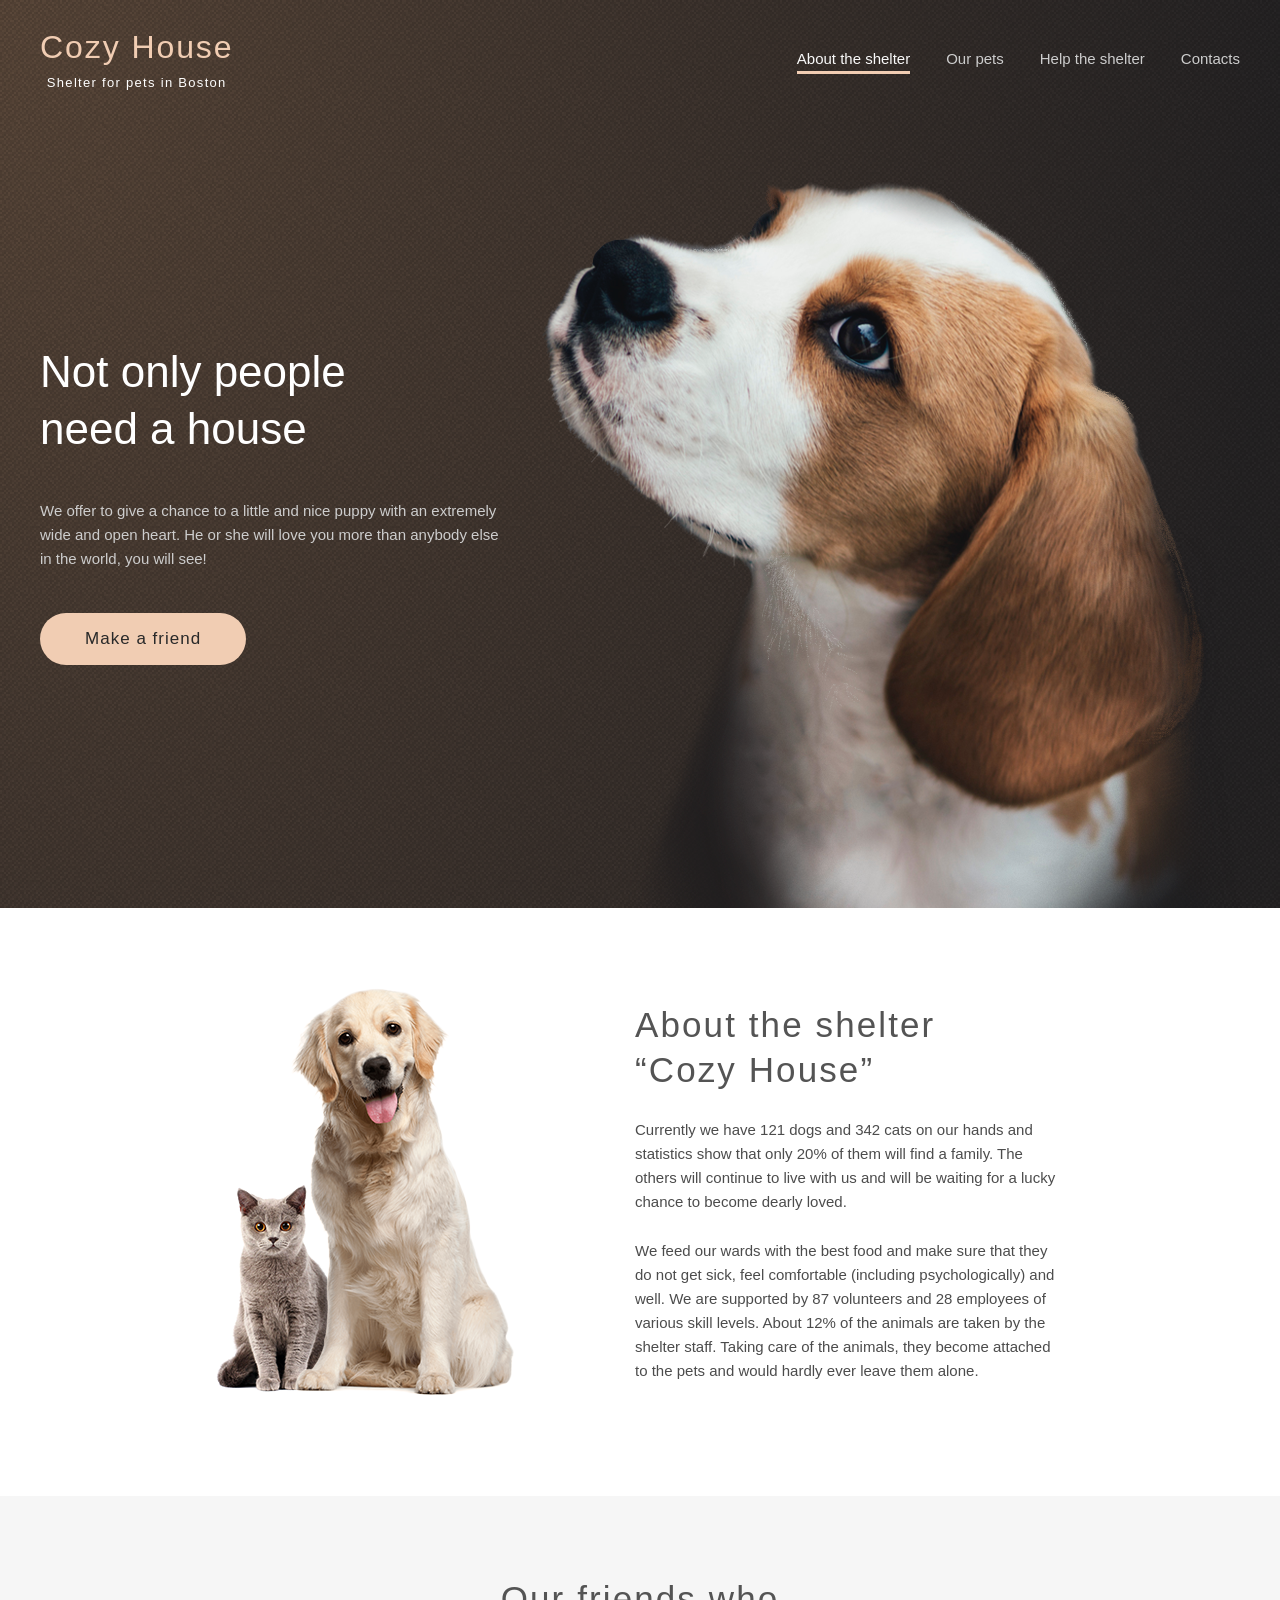
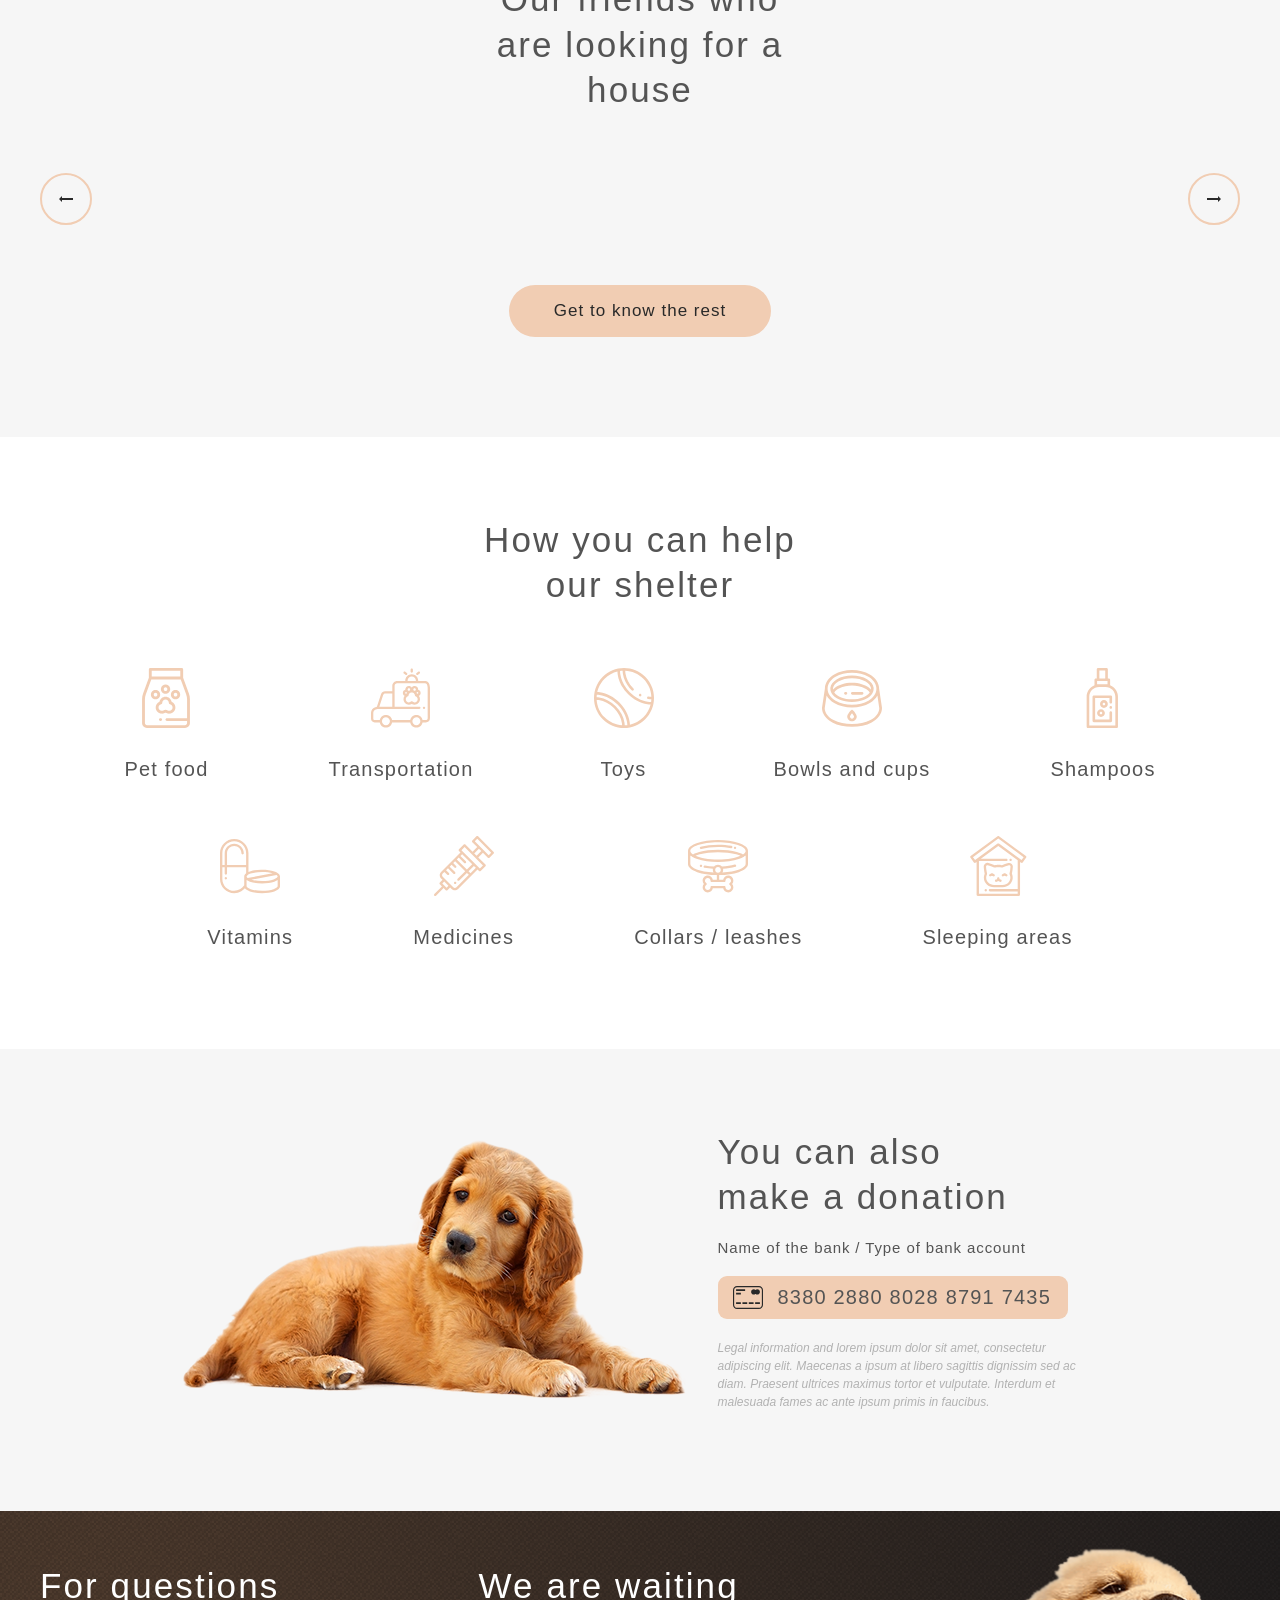
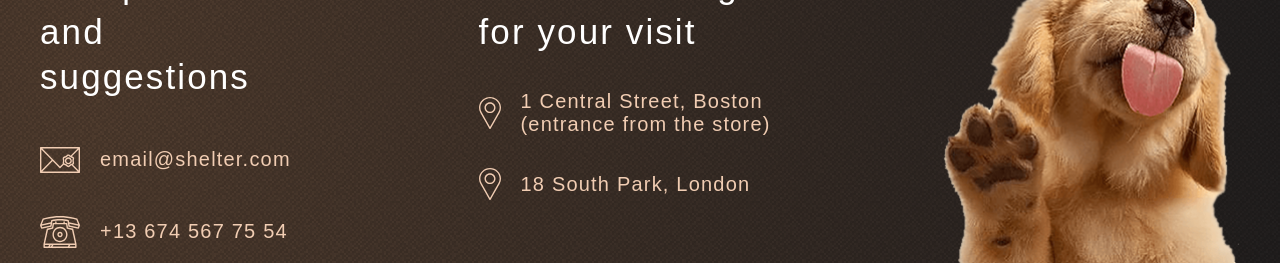
<file: index.html>
<!doctype html>
<html lang="en">
  <head>
    <meta http-equiv="refresh" content="0; url=./shelter/" />
    <meta charset="UTF-8" />
    <meta name="viewport" content="width=device-width, initial-scale=1.0" />
    <title>Redirecting...</title>
  </head>
  <body>
    <p>If you are not redirected, <a href="./shelter/">click here</a>.</p>
  </body>
</html>
</file>
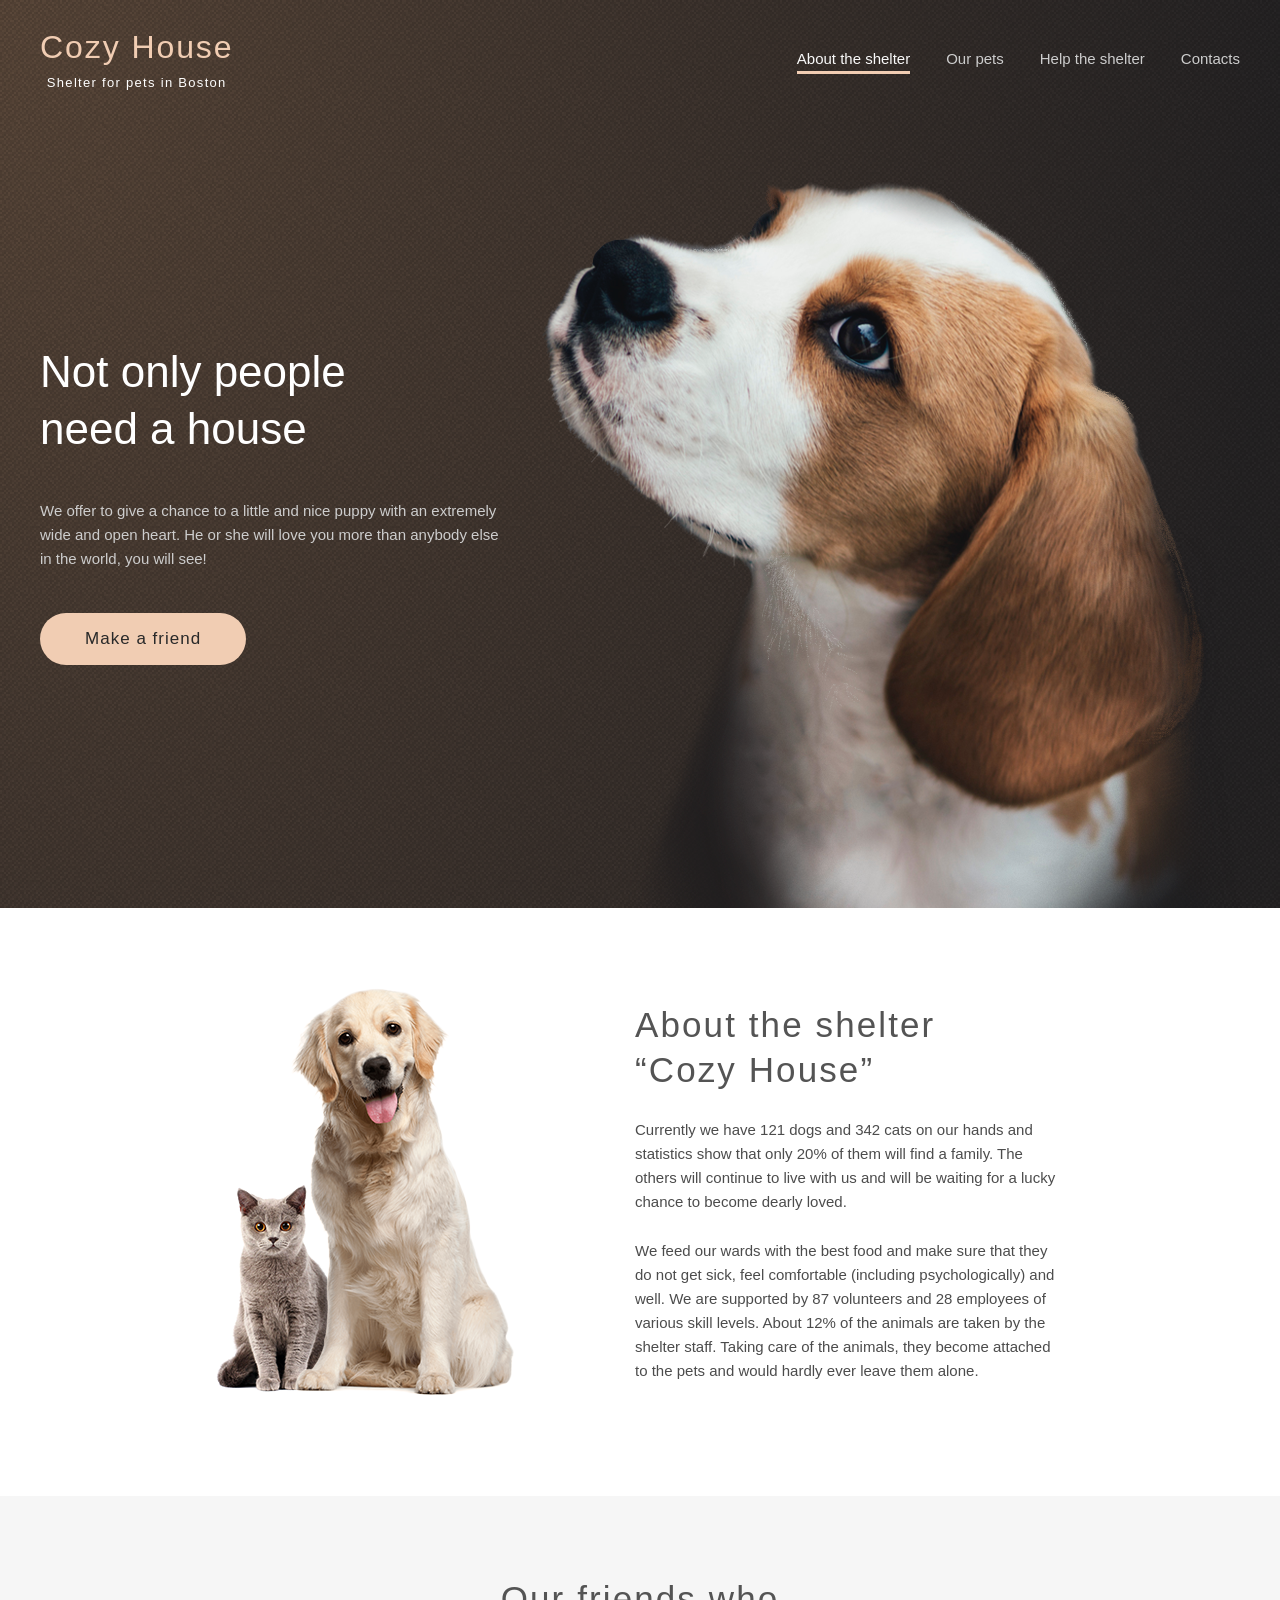
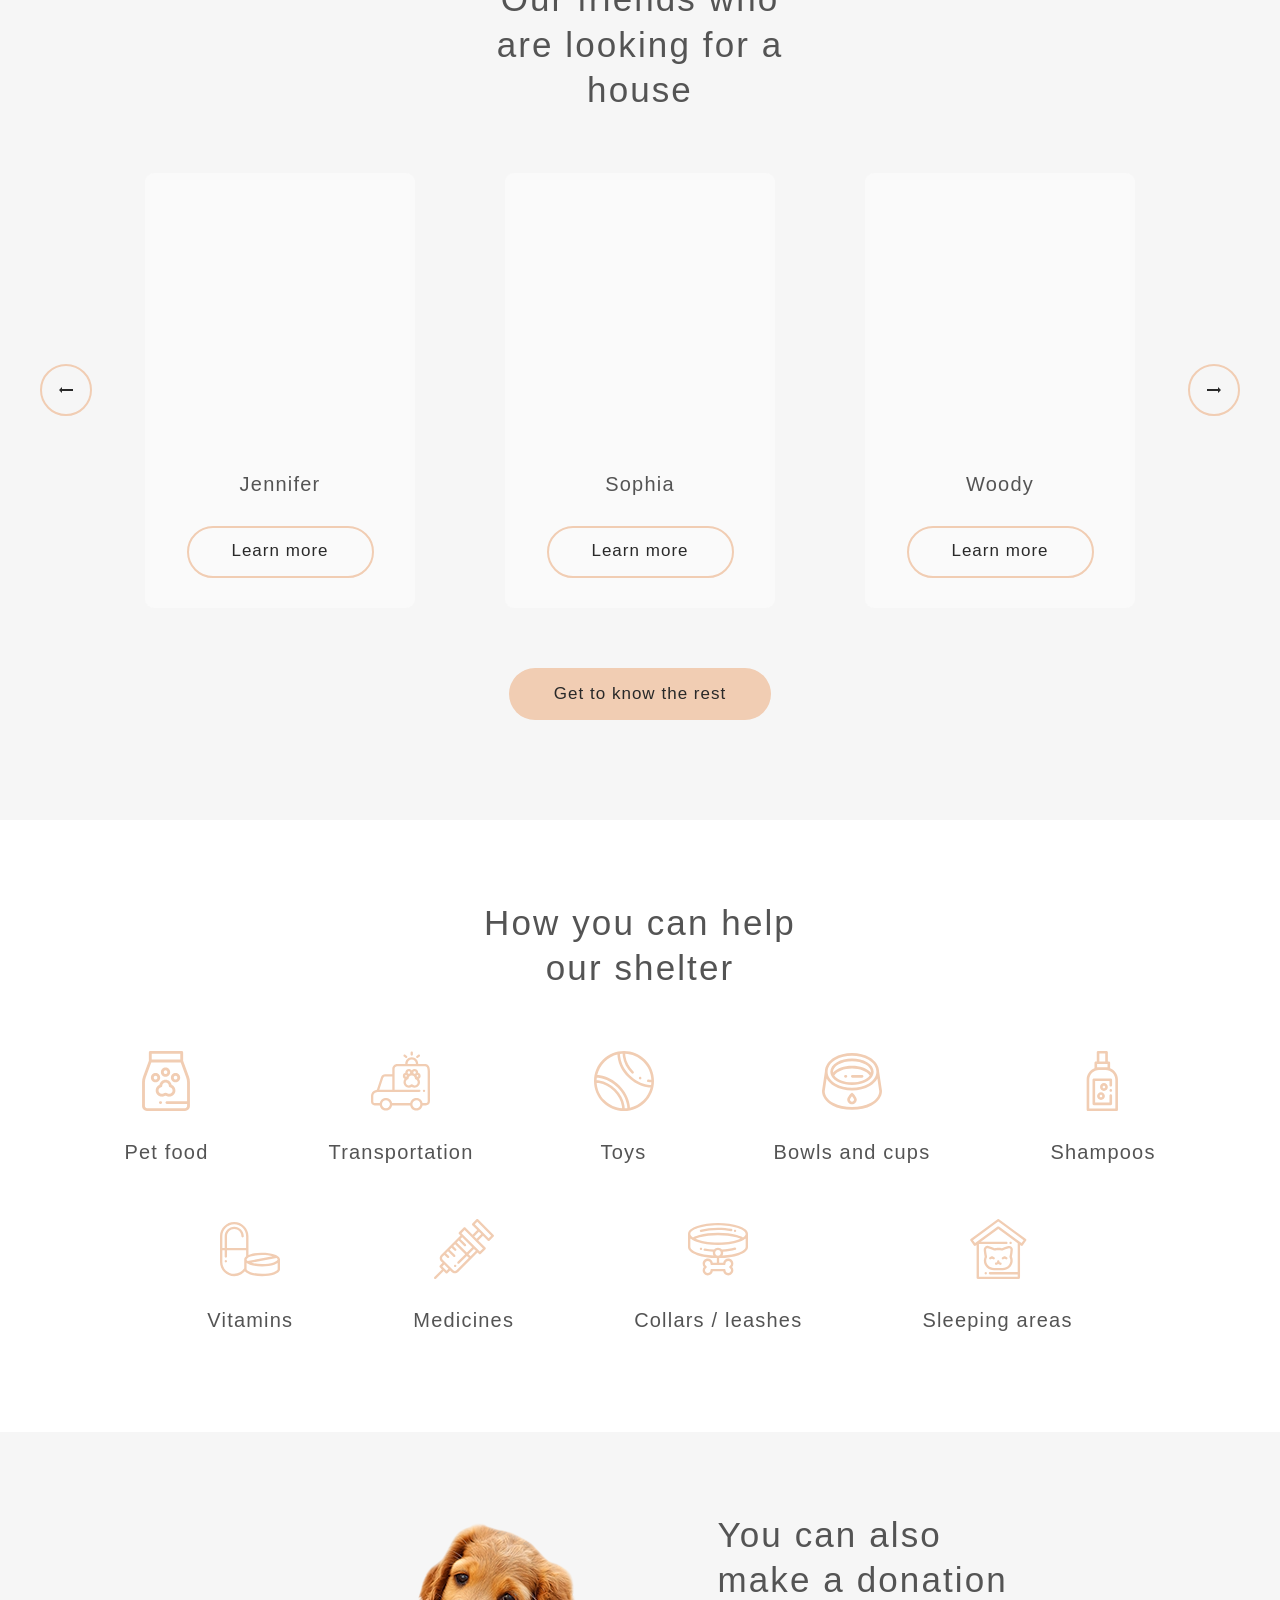
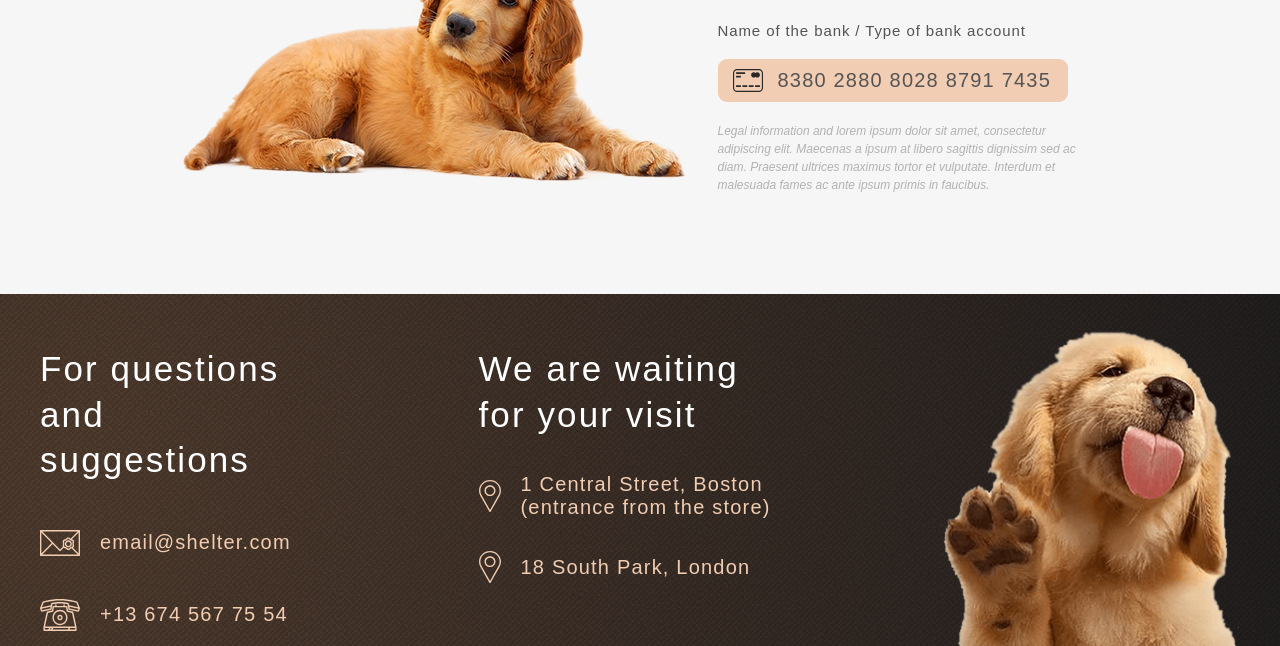
<file: shelter/index.html>
<!doctype html>
<html lang="en">
  <head>
    <meta charset="UTF-8" />
    <meta name="viewport" content="width=device-width, initial-scale=1.0" />
    <title>"Cozy House" Shelter</title>
    <link rel="stylesheet" href="styles/style.css" />
    <link rel="stylesheet" href="styles/variables.css" />
    <link rel="icon" type="image/png" href="assets/favicon.png" />
    <link rel="preconnect" href="https://fonts.googleapis.com" />
    <link rel="preconnect" href="https://fonts.gstatic.com" crossorigin />
    <link
      href="https://fonts.googleapis.com/css2?family=Inter:ital,opsz,wght@0,14..32,100..900;1,14..32,100..900&display=swap"
      rel="stylesheet"
    />
  </head>

  <body>
    <header class="header header--main">
      <div class="header__container">
        <a href="#" class="logo">
          <span class="logo__title logo__title--main">Cozy House</span>
          <span class="logo__subtitle logo__subtitle--main"
            >Shelter for pets in Boston</span
          >
        </a>

        <div id="menu-overlay" class="menu-overlay"></div>

        <nav class="nav nav--main" id="nav-menu">
          <ul class="nav__list">
            <li class="nav__item">
              <a class="nav__link nav__link--main nav__link--active">
                About the shelter
              </a>
            </li>
            <li class="nav__item">
              <a href="pets.html" class="nav__link nav__link--main">Our pets</a>
            </li>
            <li class="nav__item">
              <a href="#help" class="nav__link nav__link--main"
                >Help the shelter</a
              >
            </li>
            <li class="nav__item">
              <a href="#contacts" class="nav__link nav__link--main">Contacts</a>
            </li>
          </ul>
        </nav>

        <div class="burger burger--main" id="burger-toggle">
          <svg
            width="30"
            height="22"
            viewBox="0 0 30 22"
            xmlns="http://www.w3.org/2000/svg"
          >
            <line
              class="line line--top"
              y1="21"
              x2="30"
              y2="21"
              stroke="currentColor"
              stroke-width="2"
            />
            <line
              class="line line--middle"
              y1="11"
              x2="30"
              y2="11"
              stroke="currentColor"
              stroke-width="2"
            />
            <line
              class="line line--bottom"
              y1="1"
              x2="30"
              y2="1"
              stroke="currentColor"
              stroke-width="2"
            />
          </svg>
        </div>
      </div>
    </header>

    <main class="main-content">
      <section class="start-screen">
        <div class="start-screen__container">
          <div class="start-screen__content">
            <h1 class="start-screen__heading">Not only people need a house</h1>
            <p class="start-screen__subheading">
              We offer to give a chance to a little and nice puppy with an
              extremely wide and open heart. He or she will love you more than
              anybody else in the world, you will see!
            </p>
            <a href="#our-friends" class="button button--primary">
              <span class="button__text">Make a friend</span>
            </a>
          </div>
          <img
            class="start-screen__image"
            src="assets/images/start-screen-puppy.png"
            alt="Photo of a dog"
          />
        </div>
      </section>

      <section id="about" class="about">
        <div class="about__container section-container">
          <div class="about__image-wrapper">
            <img
              class="about__image"
              src="assets/images/about-pets.png"
              alt="Photo of a cat and a dog sitting together peacefully"
            />
          </div>
          <div class="about__content">
            <h2 class="about__heading">About the shelter “Cozy House”</h2>
            <p class="about__subheading">
              Currently we have 121 dogs and 342 cats on our hands and
              statistics show that only 20% of them will find a family. The
              others will continue to live with us and will be waiting for a
              lucky chance to become dearly loved.
            </p>
            <p class="about__subheading">
              We feed our wards with the best food and make sure that they do
              not get sick, feel comfortable (including psychologically) and
              well. We are supported by 87 volunteers and 28 employees of
              various skill levels. About 12% of the animals are taken by the
              shelter staff. Taking care of the animals, they become attached to
              the pets and would hardly ever leave them alone.
            </p>
          </div>
        </div>
      </section>

      <section id="our-friends" class="pets">
        <div class="pets__container section-container">
          <h2 class="pets__heading">
            Our friends who<br />are looking for a house
          </h2>
          <div class="slider">
            <button
              class="slider__arrow slider__arrow--left"
              aria-label="Previous pet"
              id="slider-arrow-left"
            >
              <svg
                width="14"
                height="6"
                viewBox="0 0 14 6"
                xmlns="http://www.w3.org/2000/svg"
              >
                <path d="M14 2V4H3V6L0 3L3 0V2H14Z" fill="currentColor" />
              </svg>
            </button>
            <div class="slider__window">
              <div class="slider__track" id="slider-track"></div>
            </div>
            <button
              class="slider__arrow slider__arrow--right"
              aria-label="Next pet"
              id="slider-arrow-right"
            >
              <svg
                class="slider__arrow-icon"
                width="14"
                height="6"
                viewBox="0 0 14 6"
                xmlns="http://www.w3.org/2000/svg"
              >
                <path d="M0 4V2L11 2V0L14 3L11 6V4L0 4Z" fill="currentColor" />
              </svg>
            </button>
          </div>
          <a href="pets.html" class="button button--primary"
            >Get to know the rest</a
          >
        </div>
      </section>

      <section id="help" class="help">
        <div class="help__container section-container">
          <h2 class="help__heading">How you can help<br />our shelter</h2>
          <div class="help__list">
            <div class="help__item">
              <img
                class="help__icon"
                src="assets/icons/icon-pet-food.svg"
                alt="icon-pet-food"
              />
              <span class="help__text">Pet food</span>
            </div>
            <div class="help__item">
              <img
                class="help__icon"
                src="assets/icons/icon-transportation.svg"
                alt="icon-transportation"
              />
              <span class="help__text">Transportation</span>
            </div>
            <div class="help__item">
              <img
                class="help__icon"
                src="assets/icons/icon-toys.svg"
                alt="icon-toys"
              />
              <span class="help__text">Toys</span>
            </div>
            <div class="help__item">
              <img
                class="help__icon"
                src="assets/icons/icon-bowls-and-cups.svg"
                alt="icon-bowls-and-cups"
              />
              <span class="help__text">Bowls and cups</span>
            </div>
            <div class="help__item">
              <img
                class="help__icon"
                src="assets/icons/icon-shampoos.svg"
                alt="icon-shampoos"
              />
              <span class="help__text">Shampoos</span>
            </div>
            <div class="help__item">
              <img
                class="help__icon"
                src="assets/icons/icon-vitamins.svg"
                alt="icon-vitamins"
              />
              <span class="help__text">Vitamins</span>
            </div>
            <div class="help__item">
              <img
                class="help__icon"
                src="assets/icons/icon-medicines.svg"
                alt="icon-medicines"
              />
              <span class="help__text">Medicines</span>
            </div>
            <div class="help__item">
              <img
                class="help__icon"
                src="assets/icons/icon-collars-leashes.svg"
                alt="icon-collars-leashes"
              />
              <span class="help__text">Collars / leashes</span>
            </div>
            <div class="help__item">
              <img
                class="help__icon"
                src="assets/icons/icon-sleeping-area.svg"
                alt="icon-sleeping-area"
              />
              <span class="help__text">Sleeping areas</span>
            </div>
          </div>
        </div>
      </section>

      <section class="donation">
        <div class="donation__container section-container">
          <img
            class="donation__image"
            src="assets/images/donation-dog.png"
            alt="Photo of a brown dog"
          />
          <div class="donation__content">
            <h2 class="donation__heading">You can also<br />make a donation</h2>
            <h3 class="donation__subheading">
              Name of the bank / Type of bank account
            </h3>
            <a href="#" class="credit-card">
              <img
                class="credit-card__icon"
                src="assets/icons/icon-credit-card.svg"
                alt="icon-credit-card"
              />
              <span class="credit-card__number">8380 2880 8028 8791 7435</span>
            </a>
            <p class="donation__legal">
              Legal information and lorem ipsum dolor sit amet, consectetur
              adipiscing elit. Maecenas a ipsum at libero sagittis dignissim sed
              ac diam. Praesent ultrices maximus tortor et vulputate. Interdum
              et malesuada fames ac ante ipsum primis in faucibus.
            </p>
          </div>
        </div>
      </section>
    </main>

    <footer id="contacts" class="footer">
      <div class="footer__container">
        <div class="footer__block footer__block--contacts">
          <h2 class="footer__heading">For questions and suggestions</h2>
          <a href="mailto:email@shelter.com" class="footer__link">
            <img
              class="footer__icon footer__icon--contacts"
              src="assets/icons/icon-email.svg"
              alt="icon-email"
            />
            <span class="footer__text">email@shelter.com</span>
          </a>
          <a href="tel:+136745677554" class="footer__link">
            <img
              class="footer__icon footer__icon--contacts"
              src="assets/icons/icon-phone.svg"
              alt="icon-phone"
            />
            <span class="footer__text">+13 674 567 75 54</span>
          </a>
        </div>
        <div class="footer__block footer__block--locations">
          <h2 class="footer__heading">We are waiting for your visit</h2>
          <a
            href="https://www.google.com/maps/place/1+Central+St,+Boston,+MA+02109,+USA/@42.3585559,-71.0573012,17z/data=!3m1!4b1!4m5!3m4!1s0x89e370868bc2ce7b:0x82fa7db94f5fea9e!8m2!3d42.358552!4d-71.0547263?entry=ttu&g_ep=EgoyMDI2MDYxMy4wIKXMDSoASAFQAw%3D%3D"
            target="_blank"
            rel="noopener noreferrer"
            class="footer__link"
          >
            <img
              class="footer__icon footer__icon--locations"
              src="assets/icons/icon-marker.svg"
              alt="icon-marker"
            />
            <span class="footer__text"
              >1 Central Street, Boston (entrance from the store)</span
            >
          </a>
          <a
            href="https://www.google.com/maps/place/South+Park/@51.4447161,-0.238511,13z/data=!4m16!1m8!3m7!1s0x47d8a9e35f520529:0x8d1b5611767e32ec!2s18+S+Park+Cres,+London+SE6+1JW,+UK!3b1!8m2!3d51.4424655!4d0.0058048!16s%2Fg%2F11c4qzkt24!3m6!1s0x48760f79376fa0e3:0x202ac3af5c1ea4ec!8m2!3d51.4690816!4d-0.1944951!15sChUxOCBTb3V0aCBQYXJrLCBMb25kb25aFiIUMTggc291dGggcGFyayBsb25kb26SAQRwYXJrmgFEQ2k5RFFVbFJRVU52WkVOb2RIbGpSamx2VDJwQ1JHUlhkRVZNVjNCeVdIcHNRMUV3WkhaVFJVcHVUVEk0TVZKR1JSQULgAQD6AQQIABBJ!16s%2Fm%2F0cc6kk9?entry=ttu&g_ep=EgoyMDI2MDYxMy4wIKXMDSoASAFQAw%3D%3D"
            target="_blank"
            rel="noopener noreferrer"
            class="footer__link"
          >
            <img
              class="footer__icon footer__icon--locations"
              src="assets/icons/icon-marker.svg"
              alt="icon-marker"
            />
            <span class="footer__text">18 South Park, London </span>
          </a>
        </div>
        <img
          class="footer__image"
          src="assets/images/footer-puppy.png"
          alt="A friendly puppy looking up happily"
        />
      </div>
    </footer>

    <div class="blackout" id="modal-blackout">
      <div class="popup-container" id="popup-container"></div>
    </div>

    <script type="module" defer src="./scripts/main.js"></script>
  </body>
</html>
</file>
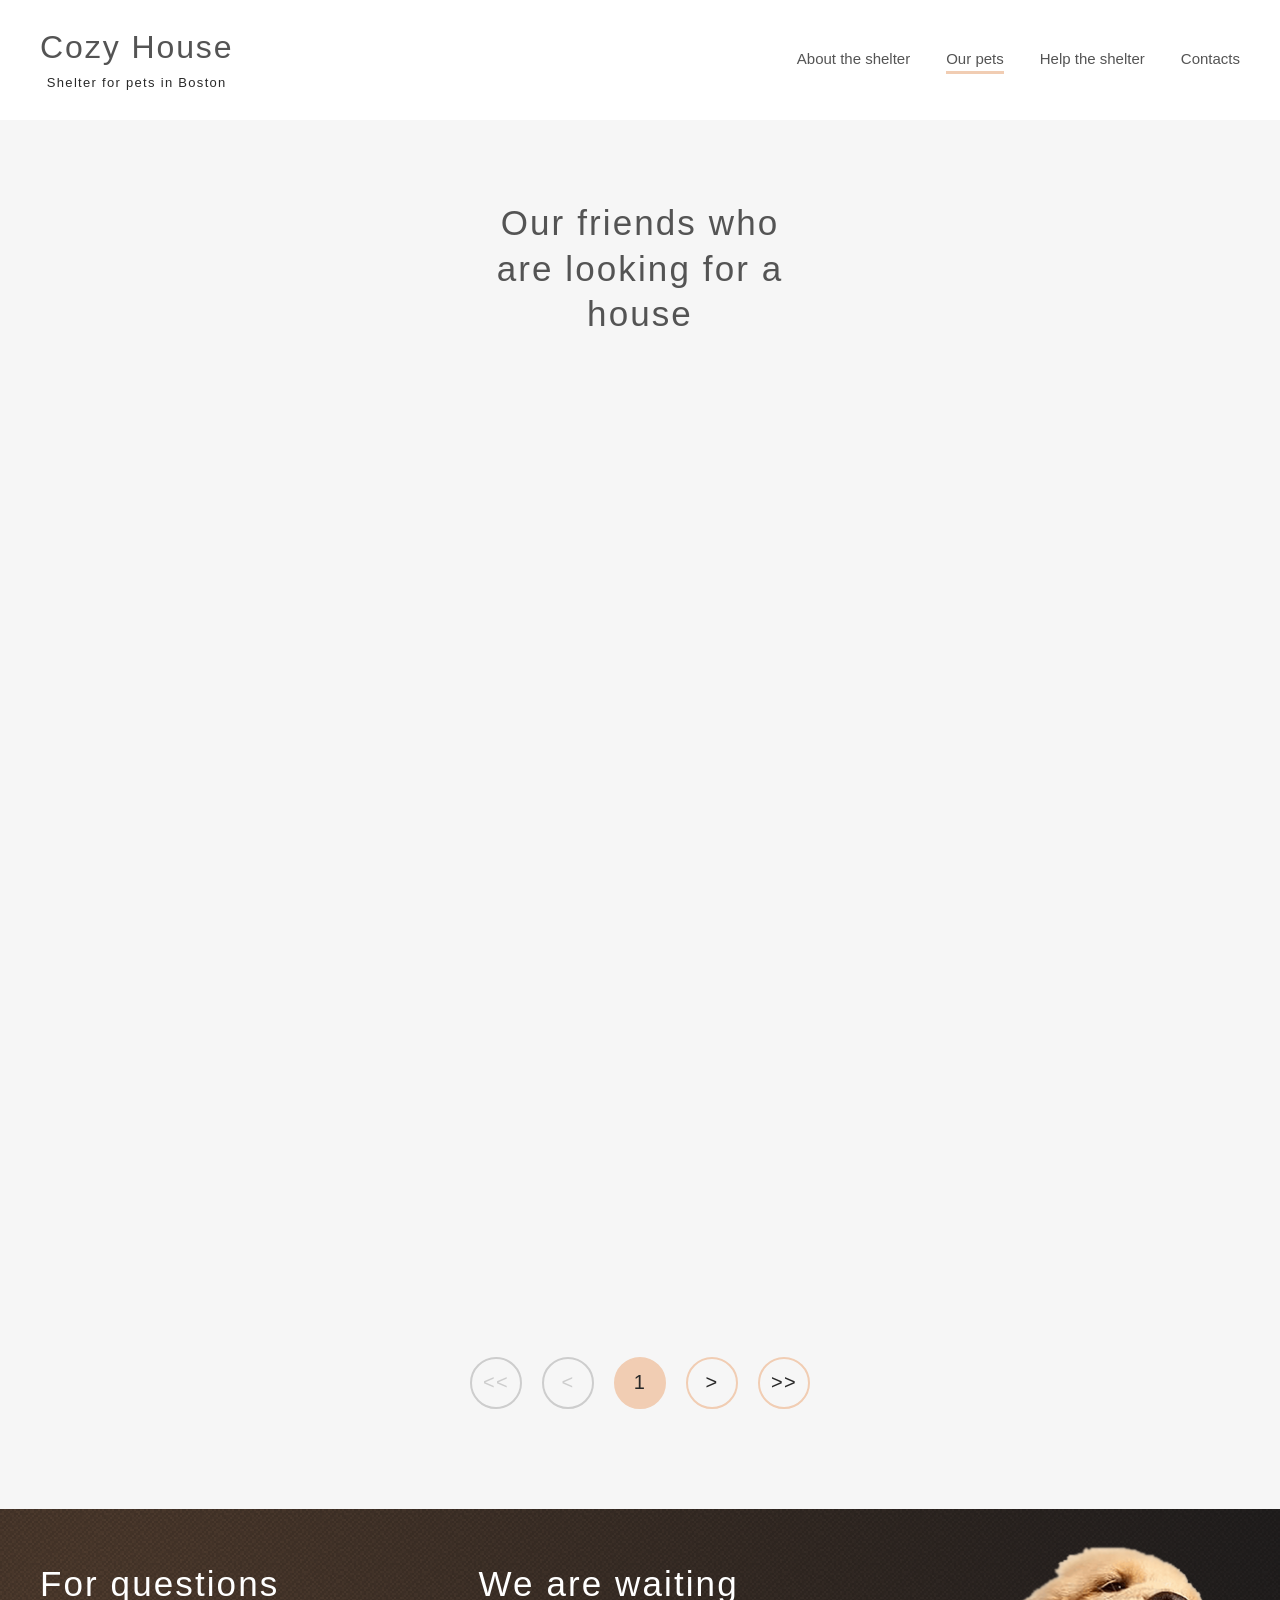
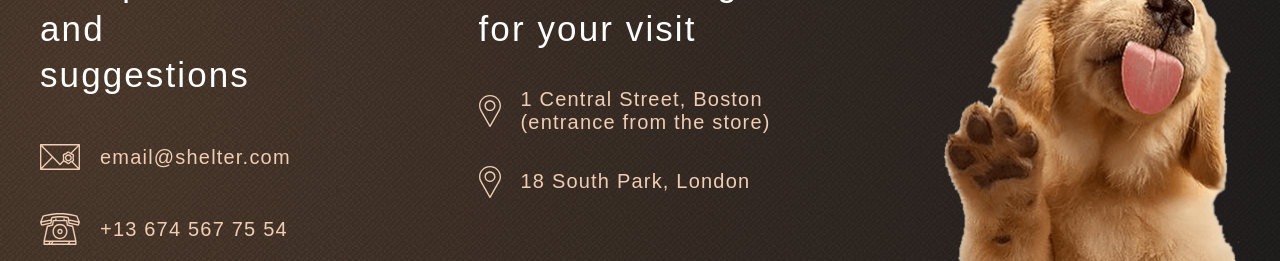
<file: shelter/pets.html>
<!doctype html>
<html lang="en">
  <head>
    <meta charset="UTF-8" />
    <meta name="viewport" content="width=device-width, initial-scale=1.0" />
    <title>Our Pets - "Cosy House" Shelter</title>
    <link rel="stylesheet" href="styles/style.css" />
    <link rel="stylesheet" href="styles/variables.css" />
    <link rel="icon" type="image/png" href="assets/favicon.png" />
    <link rel="preconnect" href="https://fonts.googleapis.com" />
    <link rel="preconnect" href="https://fonts.gstatic.com" crossorigin />
    <link
      href="https://fonts.googleapis.com/css2?family=Inter:ital,opsz,wght@0,14..32,100..900;1,14..32,100..900&display=swap"
      rel="stylesheet"
    />
  </head>

  <body>
    <header class="header">
      <div class="header__container">
        <a href="index.html" class="logo">
          <span class="logo__title">Cozy House</span>
          <span class="logo__subtitle">Shelter for pets in Boston</span>
        </a>

        <div id="menu-overlay" class="menu-overlay"></div>

        <nav class="nav" id="nav-menu">
          <ul class="nav__list">
            <li class="nav__item">
              <a href="index.html" class="nav__link"> About the shelter </a>
            </li>
            <li class="nav__item">
              <a class="nav__link nav__link--active">Our pets</a>
            </li>
            <li class="nav__item">
              <a href="index.html#help" class="nav__link">Help the shelter</a>
            </li>
            <li class="nav__item">
              <a href="#contacts" class="nav__link">Contacts</a>
            </li>
          </ul>
        </nav>

        <div class="burger" id="burger-toggle">
          <svg
            width="30"
            height="22"
            viewBox="0 0 30 22"
            xmlns="http://www.w3.org/2000/svg"
          >
            <line
              class="line line--top"
              y1="21"
              x2="30"
              y2="21"
              stroke="currentColor"
              stroke-width="2"
            />
            <line
              class="line line--middle"
              y1="11"
              x2="30"
              y2="11"
              stroke="currentColor"
              stroke-width="2"
            />
            <line
              class="line line--bottom"
              y1="1"
              x2="30"
              y2="1"
              stroke="currentColor"
              stroke-width="2"
            />
          </svg>
        </div>
      </div>
    </header>

    <main class="main-content">
      <section class="our-pets">
        <div class="our-pets__container">
          <h1 class="our-pets__heading">
            Our friends who<br />are looking for a house
          </h1>

          <div class="cards-container" id="pets-grid"></div>

          <nav
            class="pagination"
            id="pagination-controls"
            aria-label="Pets catalog pagination"
          >
            <button
              class="pagination__button"
              id="btn-first"
              data-action="first"
              aria-label="First page"
            >
              &lt;&lt;
            </button>
            <button
              class="pagination__button"
              id="btn-prev"
              data-action="prev"
              aria-label="Previous page"
            >
              &lt;
            </button>
            <button
              class="pagination__button pagination__button--active"
              id="page-num"
            >
              1
            </button>
            <button
              class="pagination__button"
              id="btn-next"
              data-action="next"
              aria-label="Next page"
            >
              &gt;
            </button>
            <button
              class="pagination__button"
              id="btn-last"
              data-action="last"
              aria-label="Last page"
            >
              &gt;&gt;
            </button>
          </nav>
        </div>
      </section>
    </main>

    <footer id="contacts" class="footer">
      <div class="footer__container">
        <div class="footer__block footer__block--contacts">
          <h2 class="footer__heading">For questions and suggestions</h2>
          <a href="mailto:email@shelter.com" class="footer__link">
            <img
              class="footer__icon footer__icon--contacts"
              src="assets/icons/icon-email.svg"
              alt="icon-email"
            />
            <span class="footer__text">email@shelter.com</span>
          </a>
          <a href="tel:+136745677554" class="footer__link">
            <img
              class="footer__icon footer__icon--contacts"
              src="assets/icons/icon-phone.svg"
              alt="icon-phone"
            />
            <span class="footer__text">+13 674 567 75 54</span>
          </a>
        </div>
        <div class="footer__block footer__block--locations">
          <h2 class="footer__heading">We are waiting for your visit</h2>
          <a
            href="https://www.google.com/maps/place/1+Central+St,+Boston,+MA+02109,+USA/@42.3585559,-71.0573012,17z/data=!3m1!4b1!4m5!3m4!1s0x89e370868bc2ce7b:0x82fa7db94f5fea9e!8m2!3d42.358552!4d-71.0547263?entry=ttu&g_ep=EgoyMDI2MDYxMy4wIKXMDSoASAFQAw%3D%3D"
            target="_blank"
            rel="noopener noreferrer"
            class="footer__link"
          >
            <img
              class="footer__icon footer__icon--locations"
              src="assets/icons/icon-marker.svg"
              alt="icon-marker"
            />
            <span class="footer__text"
              >1 Central Street, Boston (entrance from the store)</span
            >
          </a>
          <a
            href="https://www.google.com/maps/place/South+Park/@51.4447161,-0.238511,13z/data=!4m16!1m8!3m7!1s0x47d8a9e35f520529:0x8d1b5611767e32ec!2s18+S+Park+Cres,+London+SE6+1JW,+UK!3b1!8m2!3d51.4424655!4d0.0058048!16s%2Fg%2F11c4qzkt24!3m6!1s0x48760f79376fa0e3:0x202ac3af5c1ea4ec!8m2!3d51.4690816!4d-0.1944951!15sChUxOCBTb3V0aCBQYXJrLCBMb25kb25aFiIUMTggc291dGggcGFyayBsb25kb26SAQRwYXJrmgFEQ2k5RFFVbFJRVU52WkVOb2RIbGpSamx2VDJwQ1JHUlhkRVZNVjNCeVdIcHNRMUV3WkhaVFJVcHVUVEk0TVZKR1JSQULgAQD6AQQIABBJ!16s%2Fm%2F0cc6kk9?entry=ttu&g_ep=EgoyMDI2MDYxMy4wIKXMDSoASAFQAw%3D%3D"
            target="_blank"
            rel="noopener noreferrer"
            class="footer__link"
          >
            <img
              class="footer__icon footer__icon--locations"
              src="assets/icons/icon-marker.svg"
              alt="icon-marker"
            />
            <span class="footer__text">18 South Park, London </span>
          </a>
        </div>
        <img
          class="footer__image"
          src="assets/images/footer-puppy.png"
          alt="A friendly puppy looking up happily"
        />
      </div>
    </footer>

    <div class="blackout" id="modal-blackout">
      <div class="popup-container" id="popup-container"></div>
    </div>

    <script type="module" defer src="./scripts/main.js"></script>
  </body>
</html>
</file>
<file: shelter/styles/style.css>
*,
*::before,
*::after {
  box-sizing: border-box;
}

body,
h1,
h2,
h3,
h4,
p,
ul,
ol,
figure {
  margin: 0;
  padding: 0;
}

html {
  scroll-behavior: smooth;
}

body {
  width: 100%;
  min-height: 100vh;
}

body.no-scroll {
  overflow: hidden;
}

.section-container {
  max-width: 1280px;
  padding: 80px 40px 100px 40px;
  margin: 0 auto;
}

.menu-overlay {
  position: fixed;
  top: 0;
  left: 0;
  width: 100%;
  height: 100vh;
  background-color: rgba(41, 41, 41, 0.6);
  z-index: 15;
  opacity: 0;
  pointer-events: none;
  transition: opacity 0.5s ease-in-out;
}

.menu-overlay.open {
  opacity: 1;
  pointer-events: auto;
}

/* ==== HEADER ==== */

.header {
  position: absolute;
  margin: 0;
  width: 100%;

  z-index: 10;
  background-color: var(--color-light-xl);
}

.header--main {
  background-color: transparent;
}

.header__container {
  padding: 30px 40px;

  margin: 0 auto;
  display: flex;
  justify-content: space-between;
  align-items: center;
}

.logo {
  display: flex;
  flex-direction: column;
  align-items: center;
  gap: 10px;
  text-decoration: none;
}

.logo__title {
  font-family: var(--font-family);
  font-weight: 400;
  font-size: 32px;
  line-height: 110%;
  letter-spacing: 0.06em;
  color: var(--color-dark-l);
}

.logo__title--main {
  color: var(--color-primary);
}

.logo__subtitle {
  font-family: var(--second-family);
  font-weight: 400;
  font-size: 13px;
  letter-spacing: 0.1em;
  color: var(--color-dark-3xl);
}

.logo__subtitle--main {
  color: var(--color-light-xl);
}

.nav {
  margin: 0;
  padding: 0;
}

.nav__list {
  margin: 0;
  padding: 0;

  list-style: none;
  display: flex;
  align-items: flex-start;
  gap: 36px;
}

.nav__item {
  display: flex;
  flex-direction: column;
  align-items: center;
  margin: 0;
  padding: 0;
}

.nav__link,
.burger {
  font-family: var(--second-family);
  font-weight: 400;
  font-size: 15px;
  line-height: 160%;
  color: var(--color-dark-l);
  position: relative;

  text-decoration: none;
  display: inline-flex;
  flex-direction: column;
  align-items: center;
  transition: color 0.5s ease;
}

.nav__link--main {
  color: var(--color-dark-s);
}

.nav__link--active {
  color: var(--color-dark-l);
  border-bottom: 3px solid var(--color-primary);
  cursor: default;
}

.nav__link--main.nav__link--active {
  color: var(--color-light-s);
}

.nav__link:hover,
.burger:hover {
  color: var(--color-dark-3xl);
}

.nav__link--main:hover,
.burger--main:hover {
  color: var(--color-light-s);
}

.burger {
  display: none;
  padding-top: 6px;
  color: #000000;
  transition: transform 0.5s ease-in-out;
}

.burger--main {
  color: var(--color-primary);
  transition: rotate 0.5s ease-in-out;
  transform-origin: center;
}

.burger.open {
  rotate: 90deg;
}

.menu-overlay {
  position: fixed;
  z-index: 15;

  top: 0;
  left: 0;
  width: 100%;
  height: 100vh;
  background-color: rgba(41, 41, 41, 0.6);
  pointer-events: none;

  opacity: 0;
  transition: opacity 0.5s ease-in-out;
}

.menu-overlay.open {
  opacity: 1;
  pointer-events: auto;
}

/* ==== START SCREEN (a.k.a. NOT ONLY) ===== */

.start-screen {
  width: 100%;
  position: relative;

  background-image:
    url("../assets/images/start-screen-gradient-background.png"),
    radial-gradient(100% 215.42% at 0% 0%, #5b483a 0%, #262425 100%),
    url("../assets/images/start-screen-background.png");

  background-repeat: repeat, no-repeat, no-repeat;
  background-position:
    center top,
    center top,
    center top;
  background-size:
    auto,
    100% 100%,
    cover;
  background-color: var(--color-dark-3xl);
}

.start-screen__container {
  padding: 0 40px;
  padding-top: 180px;

  margin: 0 auto;

  display: flex;
  justify-content: space-between;
  align-items: flex-start;
  align-self: flex-end;
}

.start-screen__content {
  max-width: 460px;
  width: 100%;
  padding-top: 163px;

  display: flex;
  flex-direction: column;
  align-items: flex-start;
  gap: 42px;
}

.start-screen__heading {
  max-width: 310px;
  font-family: var(--font-family);
  font-weight: 400;
  font-size: 44px;
  line-height: 130%;
  color: var(--color-light-xl);
}

.start-screen__subheading {
  margin: 0;
  font-family: var(--second-family);
  font-weight: 400;
  font-size: 15px;
  line-height: 160%;
  color: var(--color-dark-s);
}

.button--primary {
  display: inline-flex;
  justify-content: center;
  align-items: center;
  padding: 15px 45px;
  background-color: var(--color-primary);
  border-radius: 100px;
  text-decoration: none;

  font-family: var(--font-family);
  font-size: 17px;
  line-height: 130%;
  letter-spacing: 0.06em;
  color: var(--color-dark-3xl);

  transition: background-color 0.5s ease;
}

.button--primary:hover {
  background-color: var(--color-primary-light);
}

.start-screen__image {
  max-width: 698px;
  width: 100%;
  height: auto;
  display: block;

  align-self: flex-end;
}

/* ==== ABOUT ===== */

.about {
  width: 100%;
  background-color: var(--color-light-xl);
}

.about__container {
  display: flex;
  justify-content: center;
  align-items: center;

  gap: 120px;
}

.about__image {
  max-width: 300px;
  width: 100%;
  height: auto;
  display: block;
  align-self: flex-end;
}

.about__content {
  max-width: 430px;
  width: 100%;

  display: flex;
  flex-direction: column;
  align-items: flex-start;
  gap: 25px;
}

.about__heading {
  max-width: 370px;
  margin: 0;
  font-family: var(--font-family);
  font-weight: 400;
  font-size: 35px;
  line-height: 130%;
  letter-spacing: 0.06em;
  color: var(--color-dark-l);
}

.about__subheading {
  margin: 0;
  font-family: var(--second-family);
  font-weight: 400;
  font-size: 15px;
  line-height: 160%;
  color: var(--color-dark-xl);
}

/* ==== PETS ==== */

.pets {
  width: 100%;
  background-color: var(--color-light-l);
}

.pets__container {
  width: 100%;

  display: flex;
  flex-direction: column;
  align-items: center;
}

.pets__heading {
  margin: 0;
  max-width: 400px;
  font-family: var(--font-family);
  font-weight: 400;
  font-size: 35px;
  line-height: 130%;
  text-align: center;
  letter-spacing: 0.06em;
  color: var(--color-dark-l);
  margin-bottom: 60px;
}

.slider {
  width: 100%;
  display: flex;
  justify-content: space-between;
  align-items: center;
  margin-bottom: 60px;
  gap: 53px;
}

.slider__arrow {
  width: 52px;
  height: 52px;
  min-width: 52px;
  background-color: transparent;
  border: 2px solid var(--color-primary);
  border-radius: 100px;
  display: flex;
  justify-content: center;
  align-items: center;
  cursor: pointer;
  transition: background-color 0.5s ease;
  color: var(--color-dark-3xl);
}

.slider__arrow:hover {
  background-color: var(--color-primary-light);
  border-color: var(--color-primary-light);
}

.slider__arrow-icon {
  width: 14px;
  height: 6px;
}

.slider__window {
  overflow: hidden;
  width: 100%;

  max-width: calc((270px+ 90px) * 3 - 90px);
}

.slider__track {
  display: flex;
  justify-content: space-between;
  align-items: flex-start;
  width: 100%;

  max-width: calc(((270px+ 90px) * 3) * 3 - 90px);
  gap: 90px;
}

.slider__block {
  flex-shrink: 0;
  display: flex;
  justify-content: space-between;
  margin: 0;
  padding: 0;

  width: calc((270px+ 90px) * 3 - 90px);
  gap: 90px;
}

.pet-card {
  width: 270px;
  height: 435px;
  background-color: var(--color-light-s);
  border-radius: 9px;

  display: flex;
  flex-direction: column;
  align-items: center;
  padding-bottom: 30px;
  transition:
    background-color 0.5s ease,
    box-shadow 0.5s ease;
  cursor: pointer;
}

.pet-card:hover {
  background-color: var(--color-light-xl);
  box-shadow: 0px 2px 35px 14px rgba(13, 13, 13, 0.04);
}

.pet-card__image {
  width: 100%;
  height: 270px;
  object-fit: cover;
  border-radius: 9px 9px 0px 0px;
  margin-bottom: 30px;
}

.pet-card__title {
  margin: 0;
  font-family: var(--font-family);
  font-weight: 400;
  font-size: 20px;
  line-height: 23px;
  letter-spacing: 0.06em;
  color: var(--color-dark-l);
  margin-bottom: 30px;
}

.button--secondary {
  width: 187px;
  height: 52px;
  background-color: transparent;
  border: 2px solid var(--color-primary);
  border-radius: 100px;
  display: inline-flex;
  justify-content: center;
  align-items: center;
  cursor: pointer;

  font-family: var(--font-family);
  font-size: 17px;
  line-height: 130%;
  letter-spacing: 0.06em;
  color: var(--color-dark-3xl);
  transition:
    background-color 0.5s ease,
    border-color 0.5s ease;
}

.pet-card:hover .button--secondary {
  background-color: var(--color-primary-light);
  border-color: var(--color-primary-light);
}

/* ==== HELP ==== */

.help {
  width: 100%;
  background-color: var(--color-light-xl);
}

.help__container {
  width: 100%;
  display: flex;
  flex-direction: column;
  align-items: center;
}

.help__heading {
  margin: 0;
  max-width: 400px;
  font-family: var(--font-family);
  font-weight: 400;
  font-size: 35px;
  line-height: 130%;
  text-align: center;
  letter-spacing: 0.06em;
  color: var(--color-dark-l);
  margin-bottom: 60px;
}

.help__list {
  display: flex;
  gap: 55px 120px;
  flex-wrap: wrap;
  justify-content: center;
}

.help__item {
  display: flex;
  flex-direction: column;
  align-items: center;
  gap: 30px;
}

.help__icon {
  width: 60px;
  height: 60px;
  display: block;
}

.help__text {
  font-family: var(--font-family);
  font-weight: 400;
  font-size: 20px;
  line-height: 115%;
  text-align: center;
  letter-spacing: 0.06em;
  color: var(--color-dark-l);
  white-space: nowrap;
}

/* ==== DONATION (a.k.a. IN ADDITION) ==== */

.donation {
  width: 100%;
  background-color: var(--color-light-l);
}

.donation__container {
  width: 100%;
  display: flex;
  justify-content: center;
  align-items: center;
  gap: 30px;
}

.donation__content {
  max-width: 380px;
  width: 100%;

  display: flex;
  flex-direction: column;
  align-items: flex-start;
}

.donation__heading {
  margin: 0;
  font-family: var(--font-family);
  font-weight: 400;
  font-size: 35px;
  line-height: 130%;
  letter-spacing: 0.06em;
  color: var(--color-dark-l);
  margin-bottom: 20px;
}

.donation__subheading {
  margin: 0;
  font-family: var(--font-family);
  font-weight: 400;
  font-size: 15px;
  line-height: 110%;
  letter-spacing: 0.06em;
  color: var(--color-dark-l);
  margin-bottom: 20px;
}

.credit-card {
  width: 350px;
  height: 43px;
  background-color: var(--color-primary);
  border-radius: 9px;
  text-decoration: none;
  padding: 10px 15px;

  display: inline-flex;
  align-items: center;
  gap: 15px;
  transition: background-color 0.5s ease;
}

.credit-card:hover {
  background-color: var(--color-primary-light);
}

.credit-card__icon {
  width: 30px;
  height: 23px;
  display: block;
}

.credit-card__number {
  font-family: var(--font-family);
  font-weight: 400;
  font-size: 20px;
  line-height: 115%;
  letter-spacing: 0.06em;
  color: var(--color-dark-l);
}

.donation__legal {
  margin: 0;
  margin-top: 20px;
  font-family: var(--second-family);
  font-style: italic;
  font-weight: 400;
  font-size: 12px;
  line-height: 150%;
  color: var(--color-dark-m);
}

.donation__image {
  max-width: 505px;
  width: 100%;
  height: auto;
  display: block;
}

/* ==== OUR PETS ==== */

.our-pets {
  width: 100%;
  background-color: var(--color-light-l);
}

.our-pets__container {
  padding: 200px 40px 100px 40px;

  width: 100%;
  margin: 0 auto;

  display: flex;
  flex-direction: column;
  align-items: center;
}

.our-pets__heading {
  margin: 0;
  max-width: 400px;
  font-family: var(--font-family);
  font-weight: 400;
  font-size: 35px;
  line-height: 130%;
  text-align: center;
  letter-spacing: 0.06em;
  color: var(--color-dark-l);
  margin-bottom: 60px;
}

.cards-container {
  width: 100%;
  margin-bottom: 60px;
  display: grid;
  grid-template-columns: repeat(4, max-content);
  justify-content: center;
  gap: 30px 40px;
  justify-items: center;
}

.pagination {
  display: flex;
  align-items: center;
  justify-content: center;
  gap: 20px;
}

.pagination__button {
  width: 52px;
  height: 52px;
  background-color: transparent;
  border: 2px solid var(--color-primary);
  border-radius: 100px;
  cursor: pointer;

  font-family: var(--font-family);
  font-weight: 400;
  font-size: 20px;
  line-height: 115%;
  display: inline-flex;
  justify-content: center;
  align-items: center;
  text-align: center;
  letter-spacing: 0.06em;
  color: var(--color-dark-3xl);

  transition:
    background-color 0.5s ease,
    border-color 0.5s ease;
}

.pagination__button:not(:disabled):not(.pagination__button--active):hover {
  background-color: var(--color-primary-light);
  border-color: var(--color-primary-light);
}

.pagination__button--active {
  background-color: var(--color-primary);
  border-color: var(--color-primary);
  cursor: default;
  pointer-events: none;
}

.pagination__button:disabled,
.pagination__button--disabled {
  border: 2px solid var(--color-dark-s);
  color: var(--color-dark-s);
  cursor: default;
  pointer-events: none;
  background-color: transparent;
}

/* ==== FOOTER ==== */

.footer {
  width: 100%;
  padding-top: 36px;
  position: relative;

  background-image:
    url("../assets/images/footer-gradient-background.png"),
    radial-gradient(110.67% 538.64% at 5.73% 50%, #513d2f 0%, #1a1a1c 100%),
    url("../assets/images/footer-background.png");
  background-repeat: repeat, no-repeat, no-repeat;
  background-position:
    center top,
    center top,
    center top;
  background-size:
    auto,
    100% 100%,
    cover;
  background-color: var(--color-dark-3xl);
}

.footer__container {
  width: 100%;
  margin: 0 auto;
  padding: 0 40px;

  display: flex;
  justify-content: space-between;
  align-items: flex-start;
}

.footer__block {
  display: flex;
  flex-direction: column;
  align-items: flex-start;
  padding-top: 16px;
}

.footer__block--contacts {
  max-width: 279px;
  width: 100%;
  gap: 40px;
}

.footer__block--locations {
  max-width: 302px;
  width: 100%;
  gap: 32px;
}

.footer__heading {
  margin: 0;
  font-family: var(--font-family);
  font-weight: 400;
  font-size: 35px;
  line-height: 130%;
  letter-spacing: 0.06em;
  color: var(--color-light-xl);
  margin-bottom: 4px;
}

.footer__link {
  display: flex;
  align-items: center;
  gap: 20px;
  text-decoration: none;
  transition: opacity 0.5s ease;
}

.footer__link:hover {
  opacity: 0.8;
}

.footer__icon {
  height: 32px;
  display: inline-block;
}

.footer__icon--contacts {
  width: 40px;
}

.footer__icon--locations {
  width: 22px;
}

.footer__text {
  font-family: var(--font-family);
  font-weight: 400;
  font-size: 20px;
  line-height: 115%;
  letter-spacing: 0.06em;
  color: var(--color-primary);
}

.footer__image {
  max-width: 300px;
  width: 100%;
  height: auto;
  display: block;
}

/* ==== POPUP ==== */

.blackout {
  position: fixed;
  top: 0;
  left: 0;
  width: 100vw;
  height: 100vh;
  background-color: rgba(41, 41, 41, 0.6);
  z-index: 2000;
  display: flex;
  justify-content: center;
  align-items: center;
  opacity: 0;
  visibility: hidden;
  transition:
    opacity 0.5s ease-in-out,
    visibility 0.5s ease-in-out;
  padding: 20px;
}

.blackout.open {
  opacity: 1;
  visibility: visible;
}

.popup-container {
  display: flex;
  flex-direction: column;
  align-items: flex-end;
  position: relative;
}

.modal-window {
  width: 900px;
  height: 500px;
  display: flex;
  background-color: var(--color-light-s);
  border-radius: 9px;
  overflow: hidden;
  box-shadow: 0px 2px 35px 14px rgba(13, 13, 13, 0.04);

  margin-right: 52px;
}

.modal-window__image {
  width: 500px;
  height: 500px;
  object-fit: cover;
}

.modal-window__content {
  flex-grow: 1;
  padding: 50px 20px 50px 30px;
  display: flex;
  flex-direction: column;

  align-items: flex-start;
  text-align: left;
}

.modal-window__title {
  font-family: var(--font-family);
  font-weight: 400;
  font-size: 35px;
  line-height: 130%;
  letter-spacing: 0.06em;
  color: #000;
  margin: 0 0 10px 0;
}

.modal-window__subtitle {
  font-family: var(--font-family);
  font-weight: 400;
  font-size: 20px;
  line-height: 115%;
  letter-spacing: 0.06em;
  margin: 0;
  color: #000;
}

.modal-window__description {
  font-family: var(--font-family);
  font-weight: 400;
  font-size: 15px;
  line-height: 110%;
  letter-spacing: 0.06em;
  color: #000;
  margin: 40px 0;
}

.modal-window__list {
  list-style: none;
  margin: 0;
  padding: 0;
  display: flex;
  flex-direction: column;
  gap: 10px;
}

.modal-window__list-item {
  font-family: var(--font-family);
  font-size: 15px;
  line-height: 110%;
  letter-spacing: 0.06em;
  color: var(--color-dark-3xl);
  display: flex;
  align-items: center;
}

.modal-window__list-item::before {
  content: "";
  display: inline-block;
  width: 4px;
  height: 4px;
  background-color: var(--color-primary);
  border-radius: 50%;
  margin-right: 14px;
  flex-shrink: 0;
}

.modal-close-button {
  box-sizing: border-box;
  width: 52px;
  height: 52px;
  border: 2px solid var(--color-primary);
  border-radius: 100px;
  background-color: transparent;
  cursor: pointer;
  display: flex;
  justify-content: center;
  align-items: center;
  color: var(--color-dark-3xl);
  transition:
    background-color 0.5s ease,
    border-color 0.5s ease,
    color 0.5s ease;

  margin-bottom: 2px;
}

.modal-close-button:hover {
  background-color: var(--color-primary-light);
  border-color: var(--color-primary-light);
}

.modal-close-button svg {
  transition: transform 0.5s ease;
}

.modal-close-button:hover svg {
  transform: rotate(90deg);
}

/* ==== WINDOW 768 ==== */

@media (max-width: 1279px) {
  .button--primary {
    align-self: center;
  }

  .header__container {
    padding: 30px;
  }

  .start-screen__container {
    flex-direction: column;
    align-items: center;
    padding-top: 0;
    padding-right: 30px;
  }

  .start-screen__content {
    padding-top: 150px;
    margin-right: 10px;
  }

  .start-screen__image {
    margin-top: 100px;
    max-width: 569px;
    align-self: flex-end;
  }

  .about__container {
    flex-direction: column-reverse;
  }

  .about__container {
    padding-left: 165px;
    padding-right: 165px;
    gap: 80px;
  }

  .about__subheading {
    font-weight: 400;
    font-size: 15px;
    line-height: 160%;
    text-align: start;
  }

  .about__image {
    min-width: 260px;
    width: 100%;
  }

  .pets__container {
    padding-left: 30px;
    padding-right: 30px;
  }

  .slider {
    gap: 12px;
  }

  .slider__window {
    max-width: calc((270px + 40px) * 2 - 40px);
  }

  .slider__track {
    max-width: calc(((270px + 40px) * 2) * 3 - 40px);
    gap: 40px;
  }

  .slider__block {
    width: calc((270px + 40px) * 2 - 40px);
    gap: 40px;
  }

  .help__list {
    display: grid;
    grid-template-columns: repeat(3, 1fr);
    gap: 55px 65px;
  }

  .help__item {
    gap: 28px;
  }

  .donation__container {
    flex-direction: column-reverse;
    gap: 60px;
  }

  .our-pets__container {
    padding-bottom: 75px;
  }

  .our-pets__heading {
    margin-bottom: 30px;
  }

  .cards-container {
    margin-bottom: 40px;
    grid-template-columns: repeat(2, max-content);
    justify-content: center;
  }

  .footer__container {
    display: grid;
    grid-template-areas:
      "footer__block--contacts    footer__block--locations"
      "footer__image              footer__image           ";
    justify-items: center;
    padding: 0 62px;
    row-gap: 60px;
  }

  .footer {
    padding-top: 20px;
  }

  .footer__block {
    padding-top: 12px;
  }

  .footer__block--contacts {
    gap: 36px;
  }

  .footer__block--locations {
    gap: 29px;
  }

  .footer__heading {
    margin-bottom: 4px;
  }

  .footer__image {
    align-self: center;
    grid-column: span 2;
  }

  .modal-window {
    width: 630px;
    height: 350px;
    margin-right: 52px;
  }

  .modal-window__image {
    width: 350px;
    height: 350px;
  }

  .modal-window__content {
    padding: 10px;
  }

  .modal-window__description {
    margin: 20px 0;
    font-size: 13px;
    width: 260px;
  }
}

/* ==== WINDOW 320 ==== */

@media (max-width: 767px) {
  .start-screen__heading,
  .about__heading,
  .pets__heading,
  .help__heading,
  .donation__heading {
    font-weight: 400;
    font-size: 25px;
    line-height: 130%;
    letter-spacing: 0.06em;
    text-align: center;
  }

  .header {
    position: absolute;
    z-index: 10;
  }

  .header__container {
    padding: 30px 20px;
  }

  .nav {
    position: fixed;
    z-index: 20;

    top: 0;
    right: -320px;
    width: 320px;
    height: 100vh;
    display: flex;
    flex-direction: column;
    justify-content: center;
    align-items: center;
    transition: right 0.5s ease-in-out;
    box-shadow: -10px 0px 30px rgba(0, 0, 0, 0.05);

    background-color: var(--color-light-xl);
  }

  .nav--main {
    background-color: var(--color-dark-3xl);
  }

  .nav.open {
    right: 0;
  }

  .nav__list {
    flex-direction: column;
    align-items: center;
    gap: 40px;
  }

  .nav__link {
    font-size: 32px;
    line-height: 160%;
  }

  .burger {
    display: inline-flex;
    position: relative;
    z-index: 25;
  }

  .start-screen__container {
    padding: 0 10px;
    gap: 5px;
  }

  .start-screen__content {
    margin-right: 0; /* remove margin of 768px screen */
  }

  .start-screen__heading {
    margin-left: 35px;
    margin-right: 35px;
  }

  .start-screen__subheading {
    font-weight: 400;
    font-size: 15px;
    line-height: 160%;
    text-align: center;
  }

  .start-screen__image {
    max-width: 260px;
    align-self: flex-end;
  }

  .about__container {
    padding: 10px;
    gap: 39px;
  }

  .about__content {
    gap: 22px;
  }

  .about__heading {
    margin: 33px 35px 2px 35px;
  }

  .about__subheading {
    padding: 0 15px;
    font-weight: 400;
    font-size: 15px;
    line-height: 160%;
    text-align: justify;
  }

  .about__image {
    max-width: 260px;
    width: 100%;
  }

  .pets__container {
    padding: 42px 10px;
    gap: 0;
  }

  .pets__heading {
    margin: 33px 0;
  }

  .slider {
    display: grid;
    grid-template-areas:
      "slider__track       slider__track       "
      "slider__arrow--left slider__arrow--right";
    justify-content: center;
    justify-items: center;

    padding: 7px 0;
    gap: 20px 0;
    margin-bottom: 35px;
  }

  .slider__window {
    grid-column: span 2;
    grid-area: slider__track;

    max-width: 270px;
  }

  .slider__track {
    max-width: calc(270px * 3 - 40px);
    gap: 40px;
  }

  .slider__block {
    max-width: 270px;
    gap: 0;
  }

  .slider__arrow--left {
    grid-area: slider__arrow--left;
  }

  .slider__arrow--right {
    grid-area: slider__arrow--right;
  }

  .help__container {
    padding: 42px 10px;
  }

  .help__heading {
    margin-bottom: 41px;
  }

  .help__list {
    display: grid;
    grid-template-columns: repeat(2, 130px);
    gap: 30px;
  }

  .help__item {
    gap: 21px;
  }

  .help__icon {
    width: 50px;
    height: 50px;
  }

  .help__text {
    font-weight: 400;
    font-size: 15px;
    line-height: 110%;
    letter-spacing: 0.06em;
    text-align: center;
  }

  .donation__container {
    padding: 40px 10px 45px 10px;
    gap: 40px;
  }

  .donation__content {
    align-items: center;
  }

  .donation__subheading {
    font-weight: 400;
    font-size: 15px;
    letter-spacing: 0;
    line-height: 160%;
  }

  .donation__legal {
    font-style: italic;
    font-weight: 400;
    font-size: 11px;
    line-height: 18px;
    text-align: justify;
    margin: 20px 10px;
    letter-spacing: 0.05em;
    word-spacing: 0;

    margin-bottom: 0;
  }

  .donation__image {
    max-width: 260px;
    width: 100%;
  }

  .credit-card {
    width: 100%;
    max-width: 282px;
    justify-content: center;
    align-self: center;
  }

  .credit-card__number {
    font-weight: 400;
    font-size: 15px;
    line-height: 110%;
    letter-spacing: 0.06em;
  }

  .our-pets__container {
    padding: 161px 10px 45px 10px;
    gap: 0;
  }

  .our-pets__heading {
    font-weight: 400;
    font-size: 25px;
    line-height: 130%;
    letter-spacing: 0.06em;
    text-align: center;
    margin-bottom: 41px;
    padding: 0;
  }

  .cards-container {
    grid-template-columns: repeat(1, max-content);
    justify-content: center;
  }

  .pagination {
    gap: 10px;
  }

  .footer {
    padding: 30px 10px;
    padding-bottom: 0;
  }

  .footer__container {
    display: grid;
    grid-template-areas:
      "footer__block--contacts"
      "footer__block--locations"
      "footer__image";
    justify-content: center;
    justify-items: center;
    align-items: center;
    padding: 0;
    row-gap: 60px;
    gap: 25px;
  }

  .footer__heading {
    font-weight: 400;
    font-size: 25px;
    line-height: 130%;
    letter-spacing: 0.06em;
    text-align: center;
    margin: 0;
  }

  .footer__block {
    justify-items: center;
    align-items: center;
    max-width: none;
    gap: 40px;
  }

  .footer__block--contacts {
    padding: 0 11px;
    align-items: flex-start;
  }

  .footer__block--locations {
    align-items: flex-start;
  }

  .footer__block--locations .footer__heading {
    padding: 0px 3px;
  }

  .footer__image {
    max-width: 260px;
    width: 100%;

    align-self: center;
    grid-column: span 1;
    margin-top: 10px;
  }

  .modal-window {
    width: 240px;
    height: 340px;
    margin-right: 30px;
  }

  .modal-window__image {
    display: none;
  }

  .modal-window__subtitle {
    font-size: 16px;
  }

  .modal-window__description {
    margin: 20px 0;
    font-size: 13px;
    width: 220px;
    text-align: justify;
  }
}

@media (max-width: 340px) {
  .footer__block--contacts {
    align-items: center;
  }
}

@media (max-width: 310px) {
  .header,
  .main-content,
  .footer {
    min-width: 300px;
  }
}
</file>
<file: shelter/styles/variables.css>
:root {
  --color-light-xl: #fff;
  --color-light-l: #f6f6f6;
  --color-light-s: #fafafa;
  --color-dark-s: #cdcdcd;
  --color-dark-m: #b2b2b2;
  --color-dark-l: #545454;
  --color-dark-xl: #4c4c4c;
  --color-dark-2xl: #444;
  --color-dark-3xl: #292929;
  --color-primary: #f1cdb3;
  --color-primary-light: #fddcc4;
  --start-screen-gradient-background: #211f20;
  --footer-gradient-background: #211f20;

  --font-family: "Georgia", sans-serif;
  --second-family: "Arial", sans-serif;
  --third-family: "Inter", sans-serif;
}
</file>
